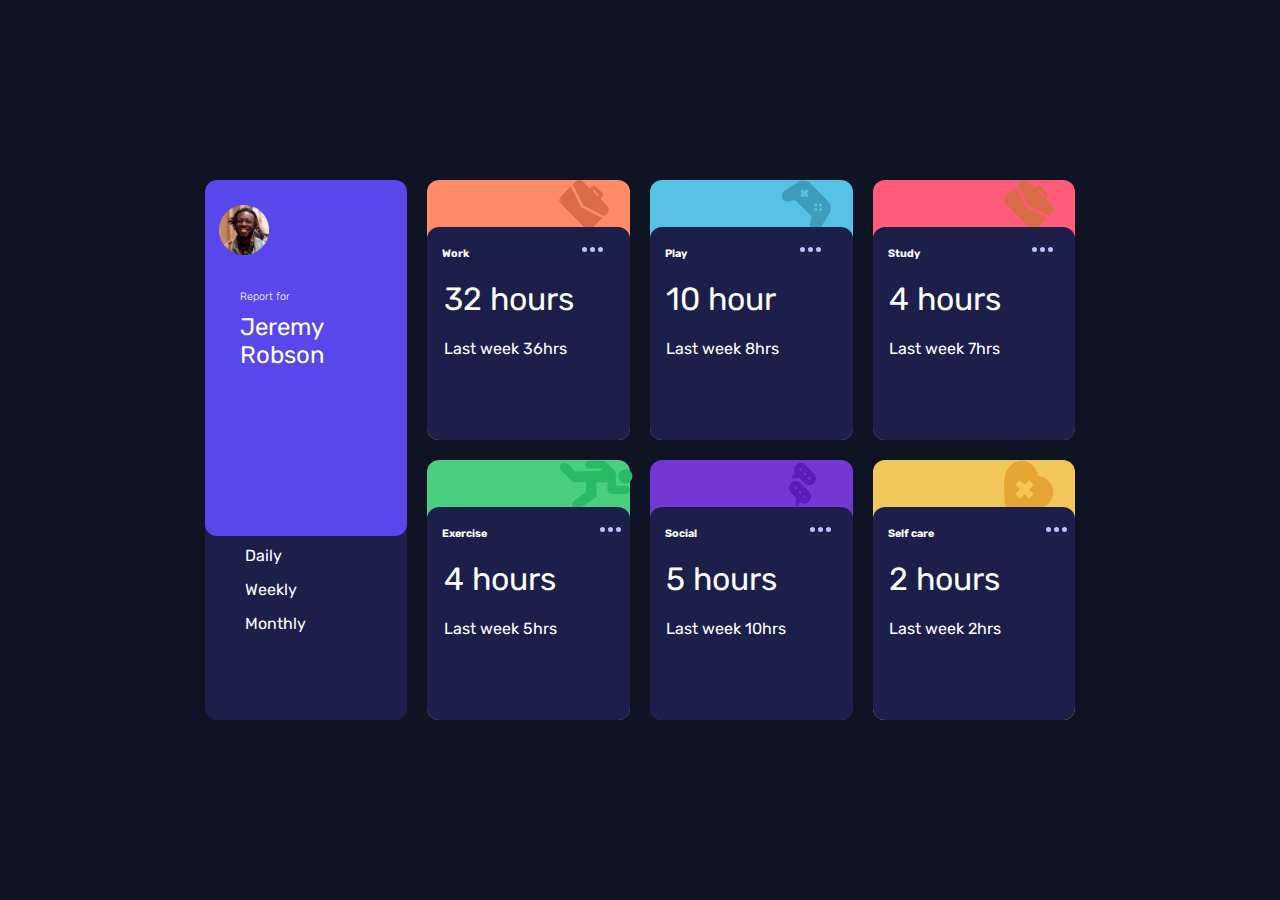
<file: index.html>
<!DOCTYPE html>
<html lang="en">
<head>
  <meta charset="UTF-8">
  <meta name="viewport" content="width=device-width, initial-scale=1.0"> <!-- displays site properly based on user's device -->

  <link rel="icon" type="image/png" sizes="32x32" href="./images/favicon-32x32.png">
  <link rel="preconnect" href="https://fonts.googleapis.com">
  <link rel="preconnect" href="https://fonts.gstatic.com" crossorigin>
  <link href="https://fonts.googleapis.com/css2?family=Rubik:wght@300;400;500&display=swap" rel="stylesheet">
  <link rel="stylesheet" type="text/css" href="./index.css">
  <title>Frontend Mentor | Time tracking dashboard</title>

</head>
<body>
  <div class="container">
    <div class="content">
      <div class="card card1">
        <div class="profile">
          <img  src="./images/image-jeremy.png" height="50px" width="50px" alt="Jeremy Robson">
          <div class="report-name">

          <h6>Report for</h6>
          <h2>
            <p>Jeremy</p><p>Robson</p>
          </h2>
        </div>

        </div>
        <div class="routes">
          <ul>
            <li>
              <a href="#">Daily</a>
            </li>
            <li>
              <a href="#" active>Weekly</a>
            </li>
            <li>
              <a href="#">Monthly</a>
            </li>

          </ul>
          
        </div>
      </div>
      <div class="card card2">
        <div class="card-inner">

        <div class="bottom">
          
        <div class="head-icon">
          <h6 class="head">Work</h6>
          <img src="./images/icon-ellipsis.svg" alt="" class="icon">
        </div>
        <div class="hours">
          <p>32 hours</p>
        </div>
        <div class="previous"><p>Last week 36hrs</p></div>
        </div>
        <div class="top">
          <img src="./images/icon-work.svg" alt="">
        </div>

      </div>

      </div>
      <div class="card card3">
        <div class="card-inner">

          <div class="bottom">
            
          <div class="head-icon">
            <h6 class="head">Play</h6>
            <img src="./images/icon-ellipsis.svg" alt="" class="icon">
          </div>
          <div class="hours">
            <p>10 hour</p>
          </div>
          <div class="previous"><p>Last week 8hrs</p></div>
          </div>
          <div class="top">
            <img src="./images/icon-play.svg" alt="">
          </div>
  
        </div>
        </div>
      <div class="card card4">
        <div class="card-inner">

          <div class="bottom">
            
          <div class="head-icon">
            <h6 class="head">Study</h6>
            <img src="./images/icon-ellipsis.svg" alt="" class="icon">
          </div>
          <div class="hours">
            <p>4 hours</p>
          </div>
          <div class="previous"><p>Last week 7hrs</p></div>
          </div>
          <div class="top">
            <img src="./images/icon-work.svg" alt="">
          </div>
  
        </div>
      
      </div>
      <div class="card card5"> 
        <div class="card-inner">

          <div class="bottom">
            
          <div class="head-icon">
            <h6 class="head">Exercise</h6>
            <img src="./images/icon-ellipsis.svg" alt="" class="icon">
          </div>
          <div class="hours">
            <p>4 hours</p>
          </div>
          <div class="previous"><p>Last week 5hrs</p></div>
          </div>
          <div class="top">
            <img src="./images/icon-exercise.svg" alt="">
          </div>
  
        </div>
          </div>
      <div class="card card6">
        <div class="card-inner">

          <div class="bottom">
            
          <div class="head-icon">
            <h6 class="head">Social</h6>
            <img src="./images/icon-ellipsis.svg" alt="" class="icon">
          </div>
          <div class="hours">
            <p>5 hours</p>
          </div>
          <div class="previous"><p>Last week 10hrs</p></div>
          </div>
          <div class="top">
            <img src="./images/icon-social.svg" alt="">
          </div>
  
        </div>
          </div>
      <div class="card card7">
        <div class="card-inner">

          <div class="bottom">
            
          <div class="head-icon">
            <h6 class="head">Self care</h6>
            <img src="./images/icon-ellipsis.svg" alt="" class="icon">
          </div>
          <div class="hours">
            <p>2 hours</p>
          </div>
          <div class="previous"><p>Last week 2hrs</p></div>
          </div>
          <div class="top">
            <img src="./images/icon-self-care.svg" alt="">
          </div>
  
        </div>
      
      </div>


    </div>

  </div>

</body>
</html>
</file>
<file: index.css>
* {
    margin: 0;
    box-sizing: border-box;
}
body {
    font-family: 'Rubik', sans-serif;
    background-color:  hsl(226, 43%, 10%);
    color: white;

}
.container{
    width: 100vw;
    height: 100vh;
    display: flex;
    flex-direction: column;
    justify-content: center;
    align-items: center;
    background-color:  hsl(226, 43%, 10%);
}
.content{
    height: 60%;
    width: 68%;
    background-color: transparent;
    display: grid;
    grid-template-columns: repeat(4,1fr);
    grid-template-rows: repeat(2);
    border-radius: 20px;
    grid-template-areas: 
    "one two three four"
    "one five six seven"
    ;
    gap:20px;
}
.card{
    border-radius: 12px;
    display: grid;


}
.card1{
    grid-area: one;
    background-color:   hsl(235, 46%, 20%);

}
.card2{
    grid-area: two;
    background-color:  hsl(15, 100%, 70%);
}
.card3{
    grid-area: three;
    background-color: hsl(195, 74%, 62%);
}
.card4{
    grid-area: four;
    background-color: hsl(348, 100%, 68%);
}
.card5{
    grid-area: five;
    background-color: hsl(145, 58%, 55%);
}
.card6{
    grid-area: six;
    background-color: hsl(264, 64%, 52%);
}
.card7{
    grid-area: seven;
    background-color: hsl(43, 84%, 65%);
}
.profile{
    display: flex;
    flex-direction: column;
    background-color: hsl(246, 80%, 60%);
    border-radius: 12px;
    padding: 5px;
    padding-bottom: 80px;



}
.profile img{
    margin-top: 20px;
    position: relative;
    left: 5%;
    margin-bottom: 25px;
 
}
.report-name{
    margin-left: 30px;


}
.report-name h2{
    font-weight: 400;
}
.report-name h6{
    margin-top: 10px;
    margin-bottom: 10px;
    font-weight: 300;

    
}
.routes ul{
    display: flex;
    flex-direction: column;
    list-style: none;
    justify-content: center;
    margin-top: 10px;
    gap: 15px;

}
.routes ul a{
    text-decoration: none;
    color: inherit;
}
.card .top img{
    height: 50px;
    position: relative;
    margin-right: 0px;
    z-index: -1;
    margin-left: 65%;
    

}
.card-inner{
    display: flex;
    flex-direction: column-reverse;
}
.card .top{
    width: 100%;
    height: 20%;
    z-index: 0;
    position: relative;
}
.card .bottom{
    z-index: 9 !important;
    background-color: hsl(235, 46%, 20%);
    margin-top: -5px;
    border-radius: 12px;
    height: 85%;
}
.head-icon{
    padding-top: 20px;
    display: flex;
    column-gap: 60%;
    margin-left: 15px;

   
}
.icon{
    height: 0.1%;
}
.hours{
    margin-top: 10%;
    text-align: left;
    margin-left: 8%;
    font-size: 200%;
}
.previous{
    margin-top: 10%;
    margin-left: 8%;

}







/**media devices*/
@media only screen and (max-width: 768px) {
    .container{
        height: auto;
        margin: 0;
    }
    .content{
        display: flex;
        flex-direction: column;
        height: auto;
        margin: 0;

    }
    .card{
        height: auto;
        width: 100%;
    }
    .profile{
        display: flex;
        flex-direction: row;
        padding-bottom: 20px;
    
    }
    .report-name h2{
        display: flex;
        gap: 5px;
    }
    .routes ul{
        display: flex;
        flex-direction: row;
        padding-bottom: 10px;
        gap: 20px;
    
    }
   
    
    
    
    
  }
</file>
